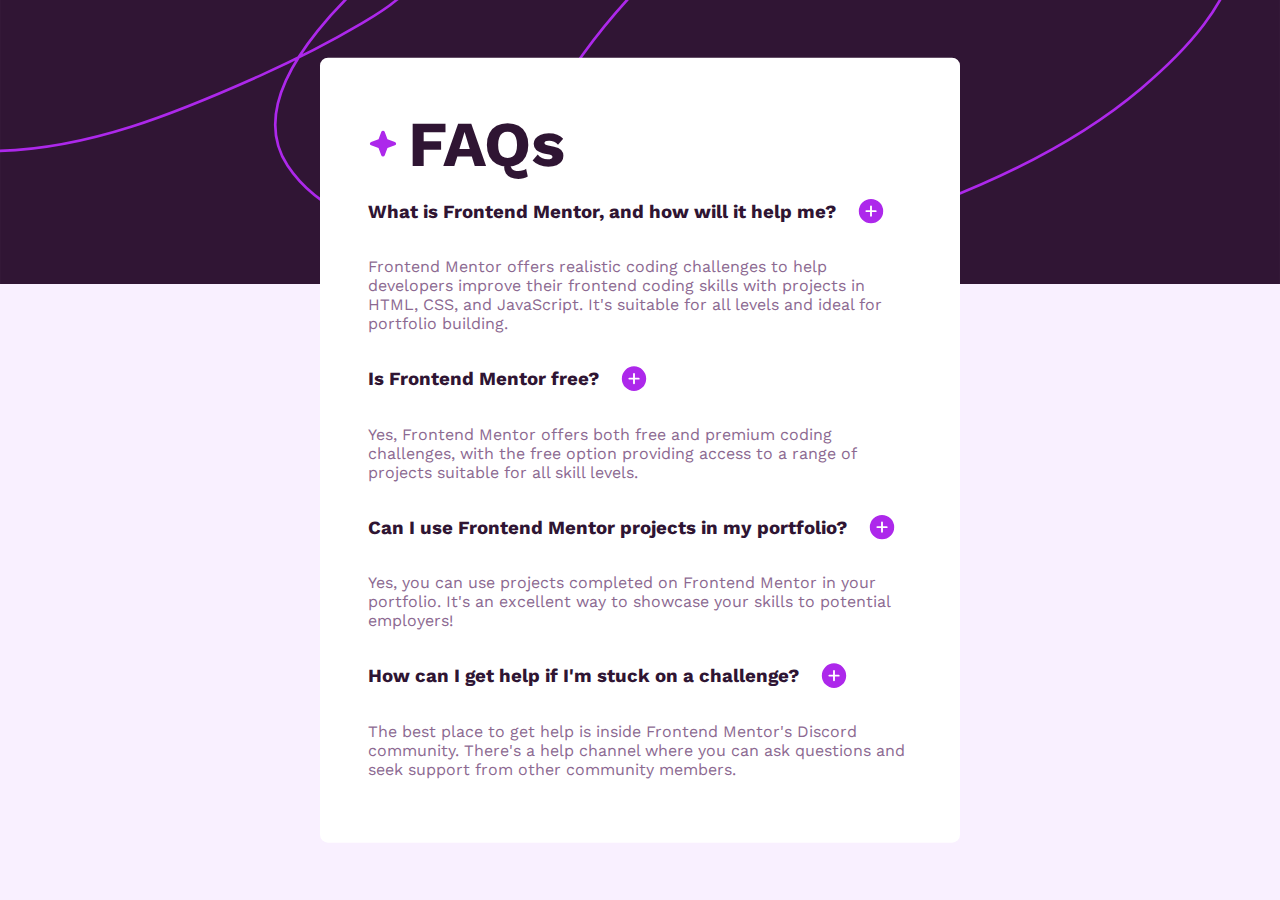
<file: faq-accordion-main/index.html>
<!DOCTYPE html>
<html lang="en">
	<head>
		<meta charset="UTF-8" />
		<meta name="viewport" content="width=device-width, initial-scale=1.0" />
		<title>Frontend Mentor | FAQ accordion</title>
		<link rel="stylesheet" href="style.css" />
	</head>
	<body>
		<div class="mac-bg">
			<img
				src="./assets/images/background-pattern-desktop.svg"
				alt="background-pattern-desktop"
				class="back"
			/>

			<div class="QuesAnswer">
				<div class="container">
					<img src="./assets/images/icon-star.svg" class="icon-star" />
					<div class="container_text">FAQs</div>
				</div>

				<!--question 1 -->
				<div>
					<div class="question" onclick="toggleAnswer('answer1')">
						<h3>
							What is Frontend Mentor, and how will it help me?
						</h3>
						<img src="./assets/images/icon-plus.svg" class="plus" />
					</div>
					<div class="answer" id="answer1">
						<p>
							Frontend Mentor offers realistic coding challenges to help
							developers improve their frontend coding skills with projects in
							HTML, CSS, and JavaScript. It's suitable for all levels and ideal
							for portfolio building.
						</p>
					</div>
				</div>

				<!--Question 2-->
				<div>
					<div class="question" onclick="toggleAnswer('answer2')">
						<h3>Is Frontend Mentor free?</h3>
						<img src="./assets/images/icon-plus.svg" class="plus" />
					</div>
					<div class="answer" id="answer2">
						<p>
							Yes, Frontend Mentor offers both free and premium coding
							challenges, with the free option providing access to a range of
							projects suitable for all skill levels.
						</p>
					</div>
				</div>

				<!--Question 3-->
				<div>
					<div class="question" onclick="toggleAnswer('answer3')">
						<h3>Can I use Frontend Mentor projects in my portfolio?</h3>
						<img src="./assets/images/icon-plus.svg" class="plus" />
					</div>
					<div class="answer" id="answer3">
						<p>
							Yes, you can use projects completed on Frontend Mentor in your
							portfolio. It's an excellent way to showcase your skills to
							potential employers!
						</p>
					</div>
				</div>

				<!--Question 4-->

				<div>
					<div class="question" onclick="toggleAnswer('answer4')">
						<h3>
							How can I get help if I'm stuck on a challenge?
						</h3>
						<img src="./assets/images/icon-plus.svg" class="plus" />
					</div>
					<div class="answer" id="answer4">
						<p>
							The best place to get help is inside Frontend Mentor's Discord
							community. There's a help channel where you can ask questions and
							seek support from other community members.
						</p>
					</div>
				</div>
			</div>
		</div>

		<script src="javaScript.js"></script>
	</body>
</html>
</file>
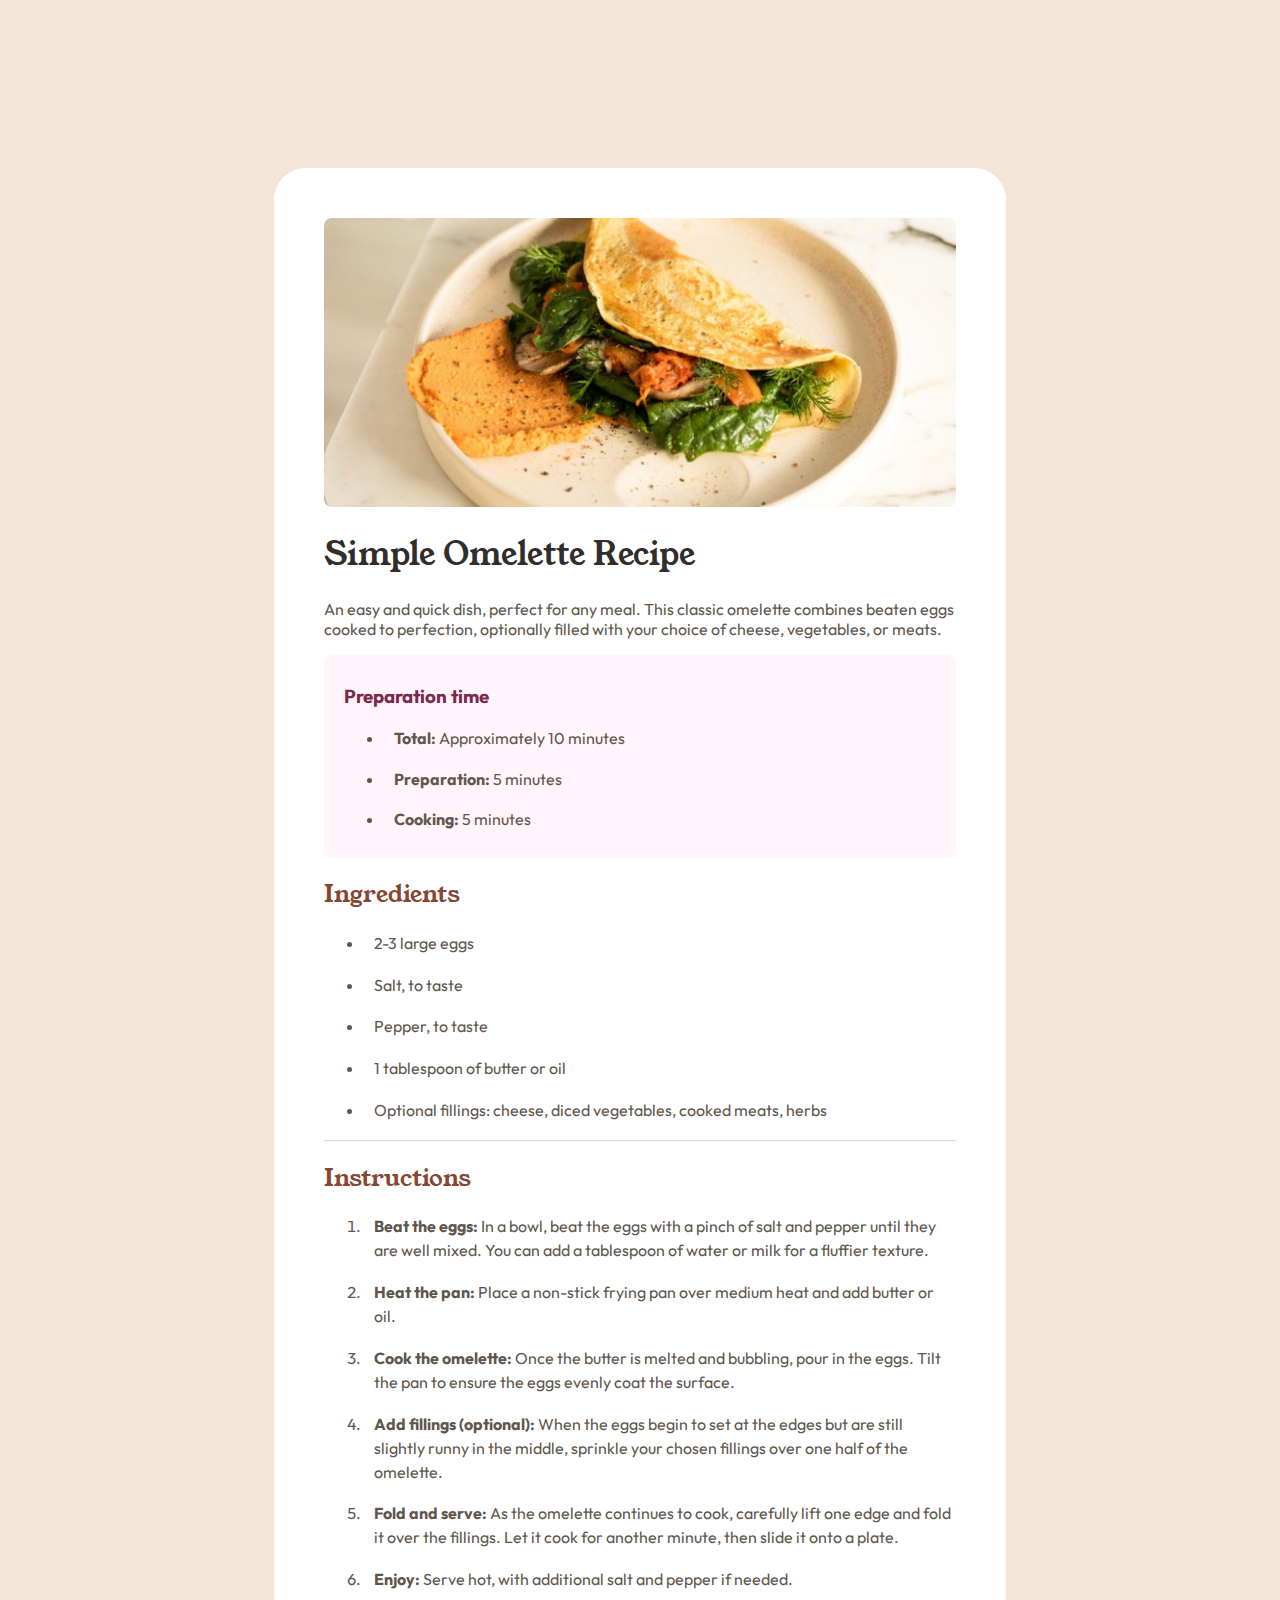
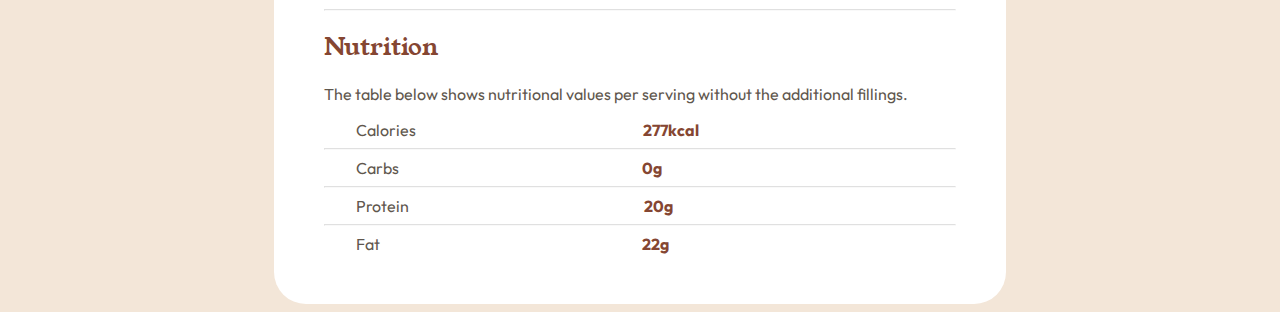
<file: Recipe_page/index.html>
<!DOCTYPE html>
<html lang="en">
	<head>
		<meta charset="UTF-8" />
		<meta name="viewport" content="width=device-width, initial-scale=1.0" />

		<title>Frontend Mentor | Recipe page</title>

		<link rel="stylesheet" href="style.css" />
	</head>
	<body>
		<div class="main-frame">
			<img src="./assets/images/image-omelette.jpeg" />

			<div class="main-heading">
				<h1 class="mheading">Simple Omelette Recipe</h1>
				<p>
					An easy and quick dish, perfect for any meal. This classic omelette
					combines beaten eggs cooked to perfection, optionally filled with your
					choice of cheese, vegetables, or meats.
				</p>
			</div>

			<div class="prep-time">
				<h3 class="purpleText">Preparation time</h3>
				<ul class="bullets">
					<li><b>Total:</b> Approximately 10 minutes</li>
					<li><b>Preparation:</b> 5 minutes</li>
					<li><b>Cooking:</b> 5 minutes</li>
				</ul>
			</div>

			<section class="ingredient">
				<div>
					<h2 class="heading">Ingredients</h2>
					<ul class="bullets">
						<li>2-3 large eggs</li>
						<li>Salt, to taste</li>
						<li>Pepper, to taste</li>
						<li>1 tablespoon of butter or oil</li>
						<li>
							Optional fillings: cheese, diced vegetables, cooked meats, herbs
						</li>
					</ul>
				</div>
			</section>

			<hr />

			<section>
				<div>
					<h2 class="heading">Instructions</h2>
					<ol class="bullets">
						<li>
							<b>Beat the eggs:</b> In a bowl, beat the eggs with a pinch of
							salt and pepper until they are well mixed. You can add a
							tablespoon of water or milk for a fluffier texture.
						</li>
						<li>
							<b>Heat the pan:</b> Place a non-stick frying pan over medium heat
							and add butter or oil.
						</li>
						<li>
							<b>Cook the omelette:</b> Once the butter is melted and bubbling,
							pour in the eggs. Tilt the pan to ensure the eggs evenly coat the
							surface.
						</li>
						<li>
							<b>Add fillings (optional):</b> When the eggs begin to set at the
							edges but are still slightly runny in the middle, sprinkle your
							chosen fillings over one half of the omelette.
						</li>
						<li>
							<b>Fold and serve:</b> As the omelette continues to cook,
							carefully lift one edge and fold it over the fillings. Let it cook
							for another minute, then slide it onto a plate.
						</li>
						<li>
							<b>Enjoy:</b> Serve hot, with additional salt and pepper if
							needed.
						</li>
					</ol>
				</div>
			</section>

			<hr />

			<div>
				<h2 class="heading">Nutrition</h2>
				<p>
					The table below shows nutritional values per serving without the
					additional fillings.
				</p>
				<div class="container">
					<div class="about">
						<span class="cal">Calories</span>
						<span class="value1">277kcal</span>
					</div>
					<hr />
					<div class="about">
						<span class="cal">Carbs</span>
						<span class="value2">0g</span>
					</div>
					<hr />
					<div class="about">
						<span class="cal">Protein</span>
						<span class="value3">20g</span>
					</div>
					<hr />
					<div class="about">
						<span class="cal">Fat</span>
						<span class="value4">22g</span>
					</div>
				</div>
			</div>
		</div>
	</body>
</html>
</file>
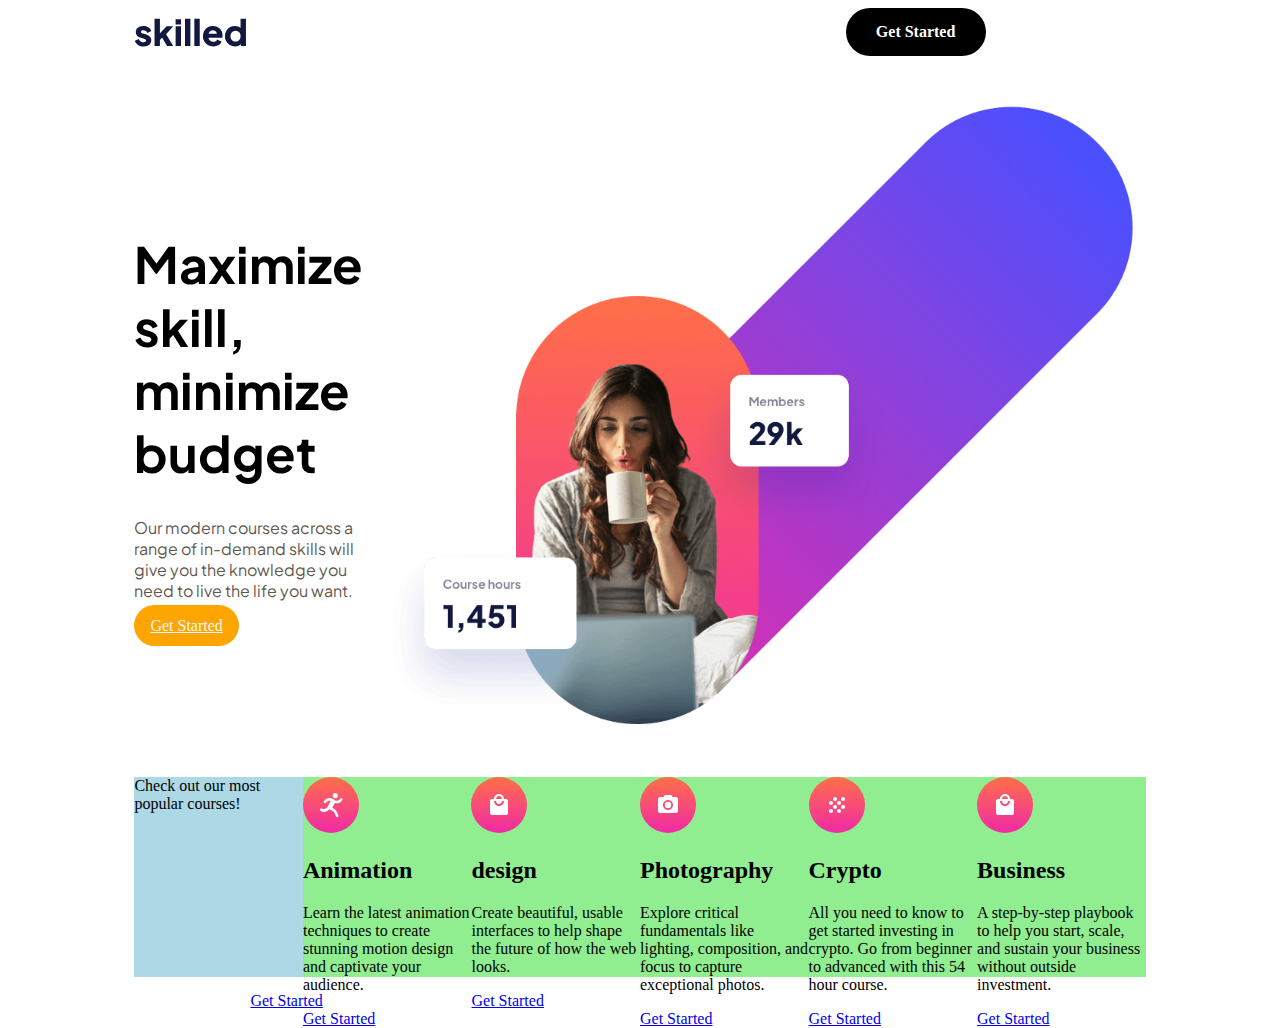
<file: skilled-e-learning-landing-page-development/index.html>
<!DOCTYPE html>
<html lang="en">
	<head>
		<meta charset="UTF-8" />
		<meta name="viewport" content="width=device-width, initial-scale=1.0" />

		<!-- <link
      rel="icon"
      type="image/png"
      sizes="32x32"
      href="./assets/favicon-32x32.png"
    /> -->

		<link rel="stylesheet" href="style.css" />
		<title>Skilled e-learning landing page</title>
	</head>
	<body>
		<div class="main-wrapper">
			<header>
				<img src="./assets/logo-dark.svg" alt="Skilled" class="heading-line" />
				<a href="#" class="header-button">Get Started</a>
			</header>

			<div class="main-attract">
				<div class="title">
					<h1 class="title-heading">Maximize skill, minimize budget</h1>
					<p class="title-para">
						Our modern courses across a range of in-demand skills will give you
						the knowledge you need to live the life you want.
					</p>
					<a href="#" class="button-starting">Get Started</a>
				</div>
				<div>
					<img
						src="./assets/image-hero-desktop.png"
						alt="image-hero-desktop"
						class="girl_with_laptop"
					/>
				</div>
			</div>

			<div class="course-cards">
				<div class="intro-card">Check out our most popular courses!</div>
				<div class="course-card">
					<img src="./assets/icon-animation.svg" alt="course-card-logo" />
					<h2>Animation</h2>
					<p>
						Learn the latest animation techniques to create stunning motion
						design and captivate your audience.
					</p>
					<a href="#">Get Started</a>
				</div>

				<div class="course-card">
					<img src="./assets/icon-business.svg" alt="course-card-logo" />
					<h2>design</h2>
					<p>
						Create beautiful, usable interfaces to help shape the future of how
						the web looks.
					</p>
					<a href="#">Get Started</a>
				</div>

				<div class="course-card">
					<img src="./assets/icon-photography.svg" alt="course-card-logo" />
					<h2>Photography</h2>
					<p>
						Explore critical fundamentals like lighting, composition, and focus
						to capture exceptional photos.
					</p>
					<a href="#">Get Started</a>
				</div>

				<div class="course-card">
					<img src="./assets/icon-crypto.svg" alt="course-card-logo" />
					<h2>Crypto</h2>
					<p>
						All you need to know to get started investing in crypto. Go from
						beginner to advanced with this 54 hour course.
					</p>
					<a href="#">Get Started</a>
				</div>

				<div class="course-card">
					<img src="./assets/icon-business.svg" alt="course-card-logo" />
					<h2>Business</h2>
					<p>
						A step-by-step playbook to help you start, scale, and sustain your
						business without outside investment.
					</p>
					<a href="#">Get Started</a>
				</div>
			</div>

			<footer class="footer">
				<div class="footer-wrapper">
					<img class="logo" src="./assets/logo-light.svg" alt="logo" />
					<a href="#" class="footer-button">Get Started</a>
				</div>
			</footer>
		</div>
	</body>
</html>
</file>
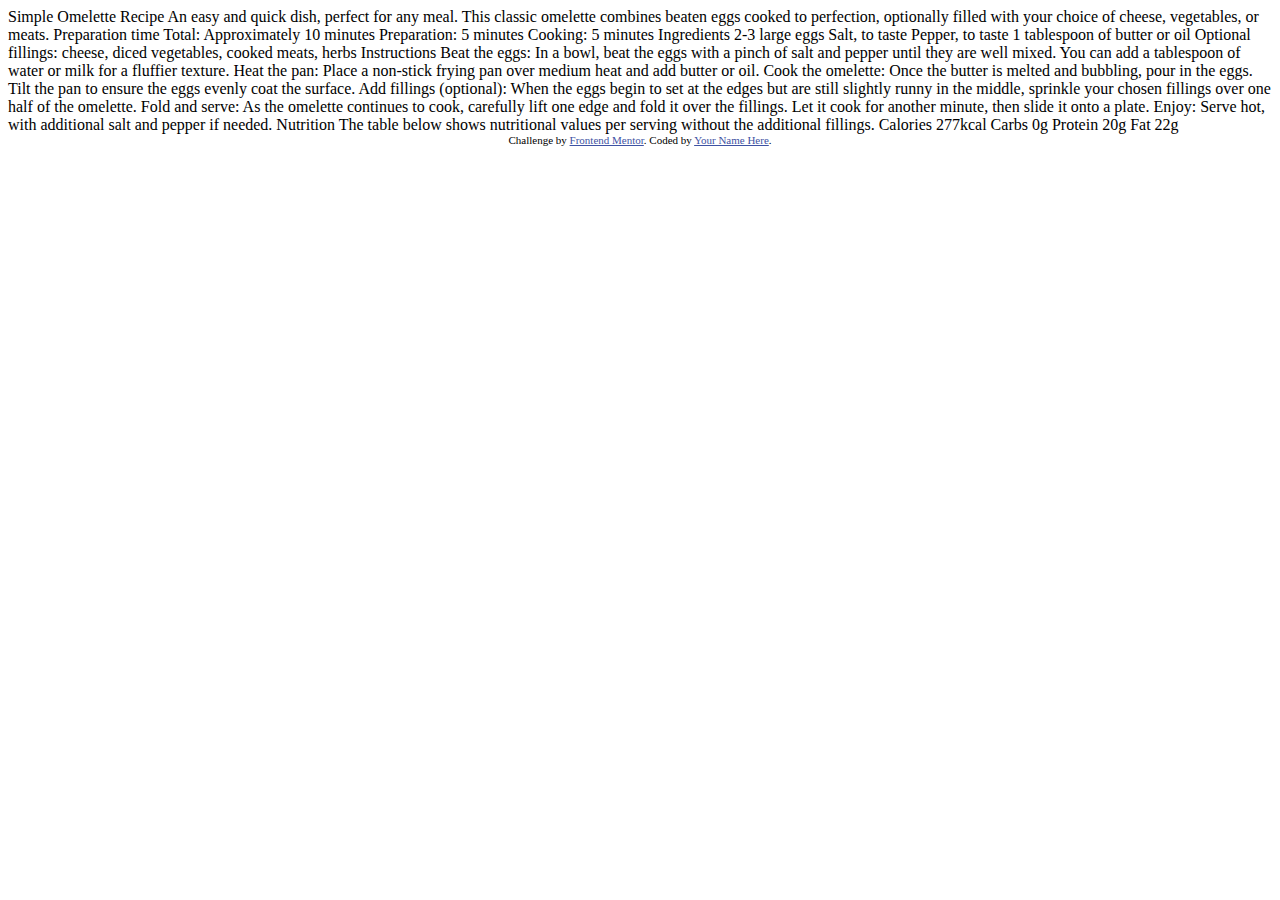
<file: guide-challenges/recipe-page-main/index.html>
<!DOCTYPE html>
<html lang="en">
<head>
  <meta charset="UTF-8">
  <meta name="viewport" content="width=device-width, initial-scale=1.0"> <!-- displays site properly based on user's device -->

  <link rel="icon" type="image/png" sizes="32x32" href="./assets/images/favicon-32x32.png">
  
  <title>Frontend Mentor | Recipe page</title>

  <!-- Feel free to remove these styles or customise in your own stylesheet 👍 -->
  <style>
    .attribution { font-size: 11px; text-align: center; }
    .attribution a { color: hsl(228, 45%, 44%); }
  </style>
</head>
<body>

  Simple Omelette Recipe

  An easy and quick dish, perfect for any meal. This classic omelette combines beaten eggs cooked 
  to perfection, optionally filled with your choice of cheese, vegetables, or meats.

  Preparation time

  Total: Approximately 10 minutes
  Preparation: 5 minutes
  Cooking: 5 minutes

  Ingredients

  2-3 large eggs
  Salt, to taste
  Pepper, to taste
  1 tablespoon of butter or oil
  Optional fillings: cheese, diced vegetables, cooked meats, herbs

  Instructions

  Beat the eggs: In a bowl, beat the eggs with a pinch of salt and pepper until they are well mixed. 
  You can add a tablespoon of water or milk for a fluffier texture.

  Heat the pan: Place a non-stick frying pan over medium heat and add butter or oil.

  Cook the omelette: Once the butter is melted and bubbling, pour in the eggs. Tilt the pan to ensure 
  the eggs evenly coat the surface.

  Add fillings (optional): When the eggs begin to set at the edges but are still slightly runny in the 
  middle, sprinkle your chosen fillings over one half of the omelette.

  Fold and serve: As the omelette continues to cook, carefully lift one edge and fold it over the 
  fillings. Let it cook for another minute, then slide it onto a plate.

  Enjoy: Serve hot, with additional salt and pepper if needed.

  Nutrition

  The table below shows nutritional values per serving without the additional fillings.

  Calories
  277kcal

  Carbs
  0g

  Protein
  20g

  Fat
  22g
  
  <div class="attribution">
    Challenge by <a href="https://www.frontendmentor.io?ref=challenge" target="_blank">Frontend Mentor</a>. 
    Coded by <a href="#">Your Name Here</a>.
  </div>
</body>
</html>
</file>
<file: faq-accordion-main/style.css>
@font-face {
    font-family: myfont;
    src: url(./assets/fonts/WorkSans-VariableFont_wght.ttf);
}

@font-face {
    font-family: myheadingfont;
    src: url(./assets/fonts/static/WorkSans-Bold.ttf);
}

body{
    background: hsl(275, 100%, 97%);
    margin: 0;
}

.back{
    width: 100%;
    height: auto;
    /* position: absolute; */
    z-index: 1;
}

.QuesAnswer{
    background: hsl(0, 0%, 100%);
    /* width: 500px; */
    height: auto;
    border-radius: 8px;
    position: absolute;
    z-index: 2;
    top: 50%; /* Move the top of the .QuesAnswer to the center of the screen */
    left: 50%; /* Move the left of the .QuesAnswer to the center of the screen */
    transform: translate(-50%, -50%); /* Center the .QuesAnswer */
    padding: 3rem;
    font-family: myfont;
    color: hsl(292, 42%, 14%);
}

.answer{
    font-family: myfont;
    color: hsl(292, 16%, 49%);
    margin: 0;
}

.container {
    display: flex;
    align-items: center;
    /* justify-content: space-between; */
    width: 100%;
    gap: 10px;
    .container_text{
        font-size: 4rem;
        font-family: myheadingfont;
    }

}

.icon-star {
    width: 30px; 
    height: auto;
}

.plus{
    margin-left: 20px;
}

.question{
    display: flex;
}
</file>
<file: Recipe_page/style.css>
@font-face {
	font-family: youngSerif;
	src: url(./assets/fonts/young-serif/YoungSerif-Regular.ttf);
}

@font-face {
	font-family: outfit;
	src: url(./assets/fonts/outfit/Outfit-VariableFont_wght.ttf);
}

body {
	background: hsl(30, 54%, 90%);
	display: flex;
	justify-content: center;
	align-items: center;
}

@media (max-width: 500px) {
	body {
		margin: 0;
		justify-content: stretch;
	}
}

.main-frame {
	background: white;
	width: 50%;
	padding: 50px;
	margin-top: 10rem;
	align-content: center;
	border-radius: 32px;
	font-family: outfit;
	font-weight: 400, 600, 700;
	color: hsl(30, 10%, 34%);
}

@media (max-width: 500px) {
	.main-frame {
		width: 100%;
		margin: 0;
		padding: 20px;
		border-radius: 0;
	}
}

img {
	border-radius: 8px;
	max-width: 100%;
	height: auto;
}

.heading {
	font-family: youngSerif;
	font-weight: 400;
	margin-top: 3%;
}

.mheading {
	font-family: youngSerif;
	font-weight: 400;
	color: hsl(24, 5%, 18%);
}

h2 {
	color: hsl(14, 45%, 36%);
}

.purpleText {
	color: hsl(332, 51%, 32%);
}

.prep-time {
	border-radius: 8px;
	padding: 10px 20px 10px;
	background: hsl(330, 100%, 98%);
}

.bullets li {
	margin-bottom: 3%;
	padding-left: 10px;
	line-height: 1.5;
}

.value1 {
	color: hsl(14, 45%, 36%);
    margin-left: 14rem;
    font-weight: 700;
}
.value2 {
	color: hsl(14, 45%, 36%);
    margin-left: 15rem;
    font-weight: 700;
}
.value3 {
	color: hsl(14, 45%, 36%);
    margin-left: 14.5rem;
    font-weight: 700;
}
.value4 {
	color: hsl(14, 45%, 36%);
    margin-left: 16.2rem;
    font-weight: 700;
}

.cal{
    margin-left: 2rem;
}

hr{
    opacity: 30%;
}
</file>
<file: skilled-e-learning-landing-page-development/style.css>
@import url("https://fonts.googleapis.com/css2?family=Plus+Jakarta+Sans:wght@500;700;800&display=swap");

header {
  display: flex;
  justify-content: space-between;
  align-items: center;
}

.main-wrapper {
  width: 80%;
  max-width: 1140px;
  margin: auto;
}

.header-button {
  background-color: black;
  color: white;
  margin-right: 10rem;
  border-radius: 28px;
  width: 140px;
  height: 48px;
  line-height: 48px;
  font-size: 16px;
  font-weight: 700;
  text-decoration: none;
  text-align: center;
}

.title-heading {
  font-size: 50px;
  font-weight: bolder;
  font-family: "Plus Jakarta Sans", sans-serif;
}

.title {
  width: 500px;
  height: auto;
}

.title-para {
  font-family: "Plus Jakarta Sans", sans-serif;
  color: hsl(30, 10%, 34%);
}

.button-starting {
  width: 100px;
  height: 48px; /* Adjusted height to match other button */
  background-color: orange;
  padding: 12px 16px;
  color: aliceblue;
  border-radius: 24px;
  margin-top: 2rem;
}

.main-attract {
  display: flex;
  justify-content: space-between;
  align-items: center; /* Center vertically */
}

.girl_with_laptop {
  width: 50rem;
  height: auto;
  margin-left: 20px; /* Add margin to separate the image from the title */
}

.course-cards{
  display:flex;
  justify-content: space-between;
  align-items: center;
}

.intro-card{
  background: lightblue;
  width: 200px;
  height: 200px;
}
.course-card{
  background:lightgreen;
  width: 200px;
  height: 200px;
}
</file>
